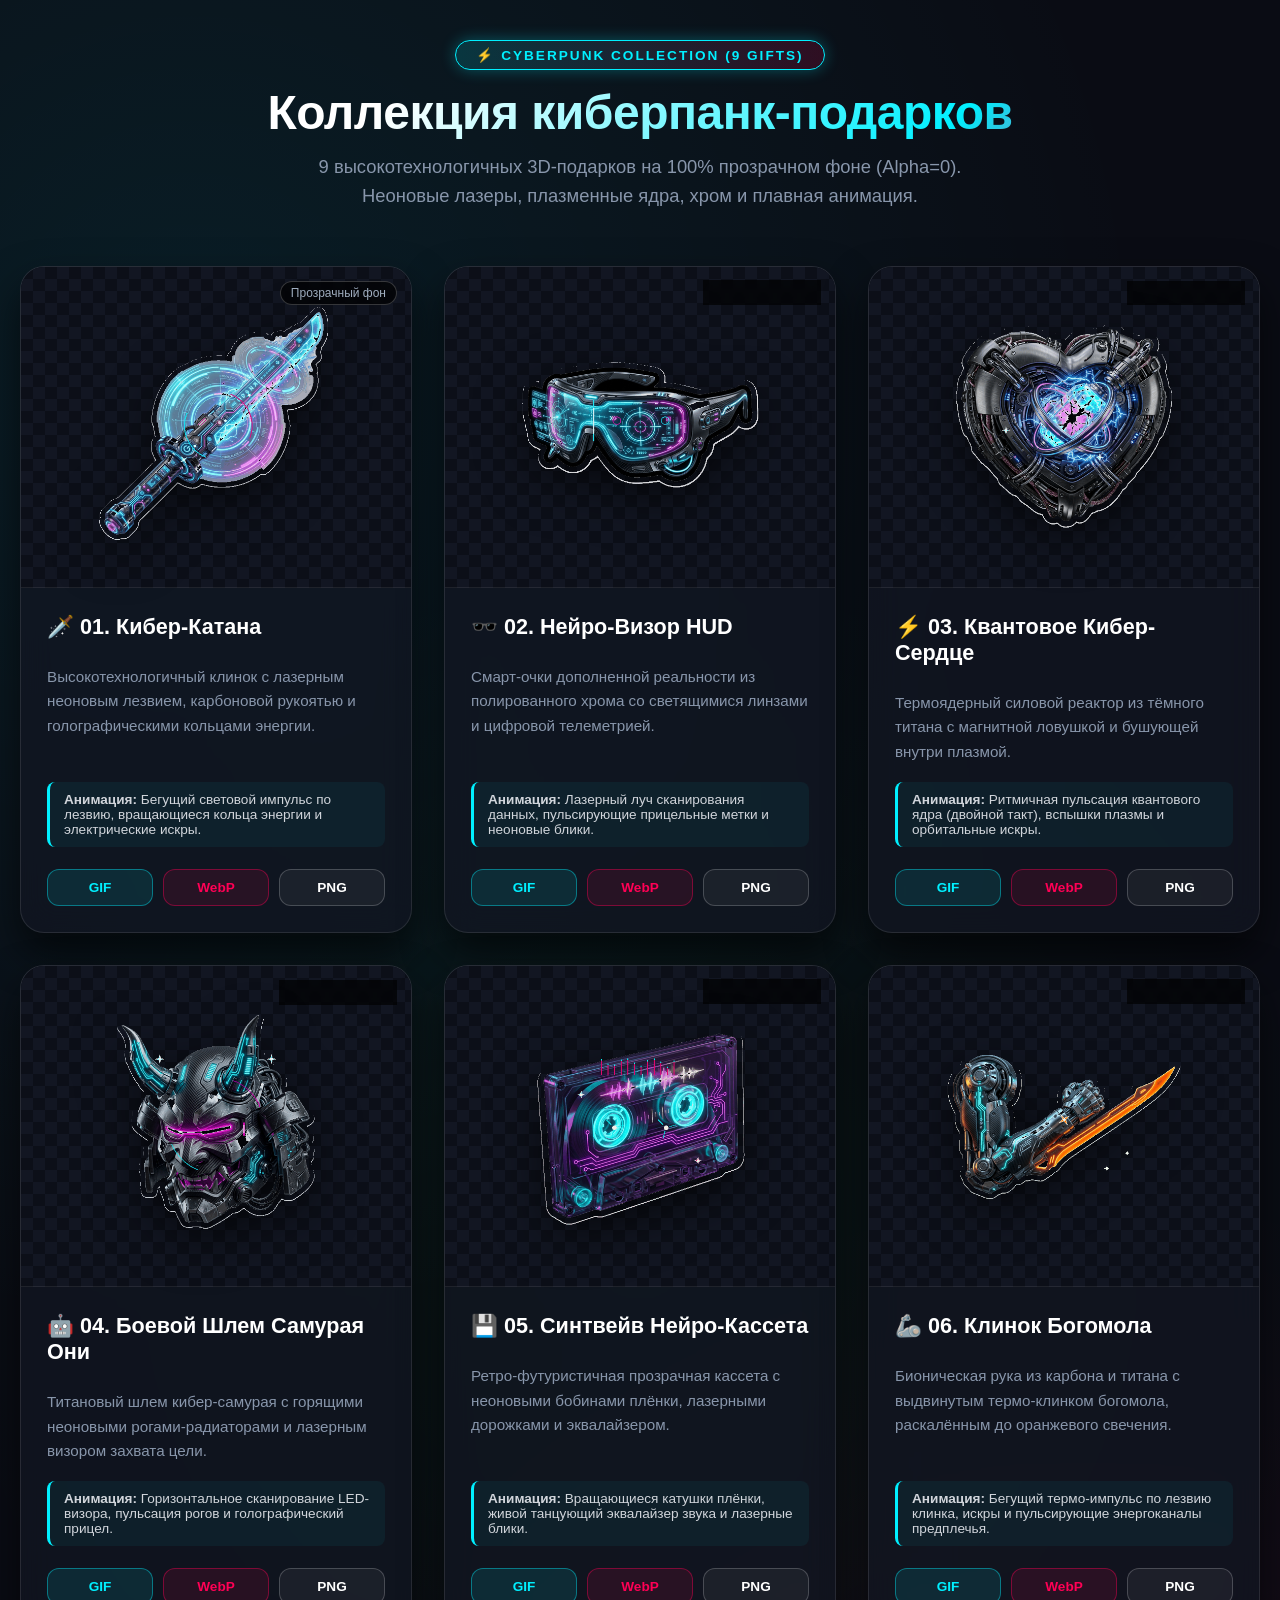
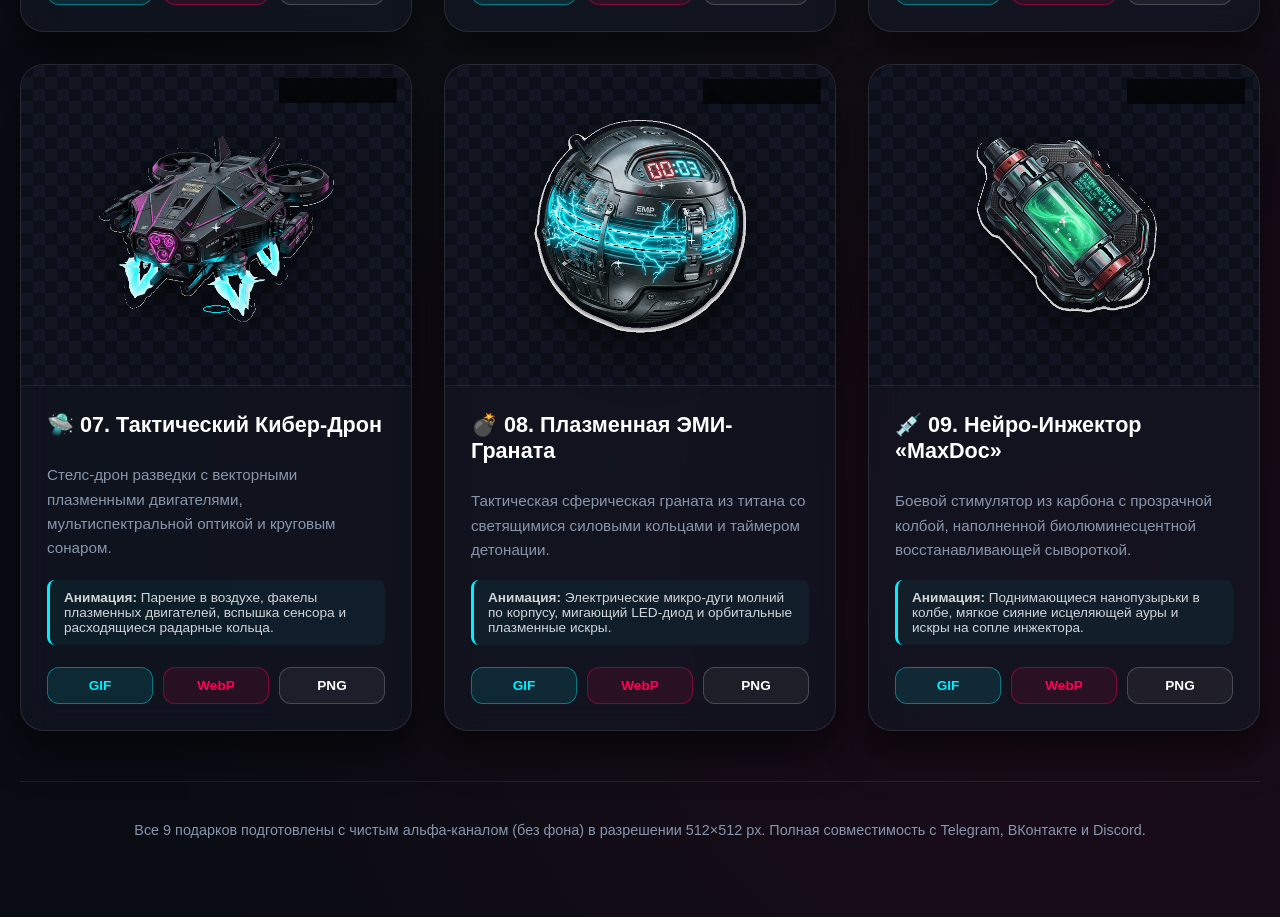
<file: web/gifts/index.html>
<!DOCTYPE html>
<html lang="ru">
<head>
    <meta charset="UTF-8">
    <meta name="viewport" content="width=device-width, initial-scale=1.0">
    <title>⚡ CYBERPUNK 2077 GIFTS — Коллекция из 9 прозрачных 3D-подарков</title>
    <style>
        :root {
            --bg-dark: #0a0c14;
            --card-bg: rgba(18, 22, 34, 0.75);
            --neon-cyan: #00f0ff;
            --neon-pink: #ff0055;
            --neon-green: #00ff66;
            --neon-orange: #ff7700;
            --text-main: #f0f4f8;
            --text-dim: #8896ab;
        }
        * { box-sizing: border-box; }
        body {
            background-color: var(--bg-dark);
            color: var(--text-main);
            font-family: -apple-system, BlinkMacSystemFont, 'Segoe UI', Roboto, Helvetica, Arial, sans-serif;
            margin: 0;
            padding: 40px 20px;
            background-image: 
                radial-gradient(circle at 15% 15%, rgba(0, 240, 255, 0.08) 0%, transparent 40%),
                radial-gradient(circle at 85% 85%, rgba(255, 0, 85, 0.08) 0%, transparent 40%),
                radial-gradient(circle at 50% 50%, rgba(0, 255, 102, 0.05) 0%, transparent 50%);
            min-height: 100vh;
        }
        .container {
            max-width: 1300px;
            margin: 0 auto;
        }
        header {
            text-align: center;
            margin-bottom: 55px;
        }
        .tag {
            display: inline-block;
            background: linear-gradient(90deg, rgba(0,240,255,0.15), rgba(255,0,85,0.15));
            border: 1px solid var(--neon-cyan);
            color: var(--neon-cyan);
            padding: 6px 20px;
            border-radius: 20px;
            font-size: 0.85rem;
            letter-spacing: 2px;
            font-weight: 600;
            text-transform: uppercase;
            margin-bottom: 15px;
            box-shadow: 0 0 15px rgba(0, 240, 255, 0.3);
        }
        h1 {
            font-size: 3rem;
            margin: 0 0 12px 0;
            letter-spacing: -0.5px;
            background: linear-gradient(135deg, #ffffff 30%, var(--neon-cyan) 75%, var(--neon-pink) 100%);
            -webkit-background-clip: text;
            -webkit-text-fill-color: transparent;
        }
        .subtitle {
            color: var(--text-dim);
            font-size: 1.15rem;
            max-width: 700px;
            margin: 0 auto;
            line-height: 1.6;
        }
        .grid {
            display: grid;
            grid-template-columns: repeat(auto-fit, minmax(350px, 1fr));
            gap: 32px;
            margin-bottom: 50px;
        }
        .card {
            background: var(--card-bg);
            backdrop-filter: blur(16px);
            border: 1px solid rgba(255, 255, 255, 0.1);
            border-radius: 24px;
            overflow: hidden;
            box-shadow: 0 20px 40px rgba(0, 0, 0, 0.6);
            transition: transform 0.3s ease, border-color 0.3s ease, box-shadow 0.3s ease;
            display: flex;
            flex-direction: column;
        }
        .card:hover {
            transform: translateY(-8px);
            border-color: rgba(0, 240, 255, 0.5);
            box-shadow: 0 24px 50px rgba(0, 240, 255, 0.22);
        }
        .card-media {
            padding: 28px;
            text-align: center;
            background: 
                linear-gradient(45deg, #121622 25%, transparent 25%), 
                linear-gradient(-45deg, #121622 25%, transparent 25%), 
                linear-gradient(45deg, transparent 75%, #121622 75%), 
                linear-gradient(-45deg, transparent 75%, #121622 75%);
            background-size: 24px 24px;
            background-position: 0 0, 0 12px, 12px -12px, -12px 0px;
            background-color: #0c0f18;
            border-bottom: 1px solid rgba(255, 255, 255, 0.08);
            position: relative;
        }
        .card-media img {
            width: 100%;
            max-width: 260px;
            height: auto;
            filter: drop-shadow(0 15px 25px rgba(0, 0, 0, 0.7));
            transition: transform 0.3s ease;
        }
        .card:hover .card-media img {
            transform: scale(1.04);
        }
        .transparency-badge {
            position: absolute;
            top: 14px;
            right: 14px;
            background: rgba(0, 0, 0, 0.65);
            border: 1px solid rgba(255, 255, 255, 0.2);
            color: #a0aec0;
            padding: 4px 10px;
            border-radius: 12px;
            font-size: 0.75rem;
            backdrop-filter: blur(4px);
        }
        .card-body {
            padding: 26px;
            flex: 1;
            display: flex;
            flex-direction: column;
        }
        .card-title {
            font-size: 1.35rem;
            margin: 0 0 10px 0;
            color: #ffffff;
            display: flex;
            align-items: center;
            gap: 10px;
        }
        .card-desc {
            font-size: 0.95rem;
            color: var(--text-dim);
            line-height: 1.6;
            margin-bottom: 18px;
            flex: 1;
        }
        .feature-box {
            background: rgba(0, 240, 255, 0.05);
            border-left: 3px solid var(--neon-cyan);
            border-radius: 8px;
            padding: 10px 14px;
            font-size: 0.85rem;
            color: #d1d5db;
            margin-bottom: 22px;
        }
        .downloads {
            display: flex;
            gap: 10px;
        }
        .btn {
            flex: 1;
            text-align: center;
            padding: 10px 12px;
            text-decoration: none;
            font-weight: 600;
            font-size: 0.85rem;
            border-radius: 12px;
            transition: all 0.2s ease;
        }
        .btn-gif {
            background: rgba(0, 240, 255, 0.1);
            color: var(--neon-cyan);
            border: 1px solid rgba(0, 240, 255, 0.4);
        }
        .btn-gif:hover {
            background: var(--neon-cyan);
            color: #000;
            box-shadow: 0 0 15px var(--neon-cyan);
        }
        .btn-webp {
            background: rgba(255, 0, 85, 0.1);
            color: var(--neon-pink);
            border: 1px solid rgba(255, 0, 85, 0.4);
        }
        .btn-webp:hover {
            background: var(--neon-pink);
            color: #fff;
            box-shadow: 0 0 15px var(--neon-pink);
        }
        .btn-png {
            background: rgba(255, 255, 255, 0.05);
            color: #fff;
            border: 1px solid rgba(255, 255, 255, 0.2);
        }
        .btn-png:hover {
            background: #fff;
            color: #000;
            box-shadow: 0 0 15px #fff;
        }
        footer {
            text-align: center;
            font-size: 0.9rem;
            color: var(--text-dim);
            padding: 25px 0;
            border-top: 1px solid rgba(255, 255, 255, 0.08);
        }
    </style>
</head>
<body>
    <div class="container">
        <header>
            <div class="tag">⚡ CYBERPUNK COLLECTION (9 GIFTS)</div>
            <h1>Коллекция киберпанк-подарков</h1>
            <p class="subtitle">9 высокотехнологичных 3D-подарков на 100% прозрачном фоне (Alpha=0). Неоновые лазеры, плазменные ядра, хром и плавная анимация.</p>
        </header>

        <div class="grid">
            <!-- 1: Katana -->
            <div class="card">
                <div class="card-media">
                    <span class="transparency-badge">Прозрачный фон</span>
                    <img src="01_Кибер_Катана.gif" alt="Кибер-Катана">
                </div>
                <div class="card-body">
                    <h3 class="card-title">🗡️ 01. Кибер-Катана</h3>
                    <p class="card-desc">Высокотехнологичный клинок с лазерным неоновым лезвием, карбоновой рукоятью и голографическими кольцами энергии.</p>
                    <div class="feature-box">
                        <strong>Анимация:</strong> Бегущий световой импульс по лезвию, вращающиеся кольца энергии и электрические искры.
                    </div>
                    <div class="downloads">
                        <a href="01_Кибер_Катана.gif" download class="btn btn-gif">GIF</a>
                        <a href="01_Кибер_Катана.webp" download class="btn btn-webp">WebP</a>
                        <a href="01_Кибер_Катана.png" download class="btn btn-png">PNG</a>
                    </div>
                </div>
            </div>

            <!-- 2: Visor -->
            <div class="card">
                <div class="card-media">
                    <span class="transparency-badge">Прозрачный фон</span>
                    <img src="02_Нейро_Визор.gif" alt="Нейро-Визор">
                </div>
                <div class="card-body">
                    <h3 class="card-title">🕶️ 02. Нейро-Визор HUD</h3>
                    <p class="card-desc">Смарт-очки дополненной реальности из полированного хрома со светящимися линзами и цифровой телеметрией.</p>
                    <div class="feature-box">
                        <strong>Анимация:</strong> Лазерный луч сканирования данных, пульсирующие прицельные метки и неоновые блики.
                    </div>
                    <div class="downloads">
                        <a href="02_Нейро_Визор.gif" download class="btn btn-gif">GIF</a>
                        <a href="02_Нейро_Визор.webp" download class="btn btn-webp">WebP</a>
                        <a href="02_Нейро_Визор.png" download class="btn btn-png">PNG</a>
                    </div>
                </div>
            </div>

            <!-- 3: Quantum Heart -->
            <div class="card">
                <div class="card-media">
                    <span class="transparency-badge">Прозрачный фон</span>
                    <img src="03_Квантовое_Сердце.gif" alt="Квантовое Сердце">
                </div>
                <div class="card-body">
                    <h3 class="card-title">⚡ 03. Квантовое Кибер-Сердце</h3>
                    <p class="card-desc">Термоядерный силовой реактор из тёмного титана с магнитной ловушкой и бушующей внутри плазмой.</p>
                    <div class="feature-box">
                        <strong>Анимация:</strong> Ритмичная пульсация квантового ядра (двойной такт), вспышки плазмы и орбитальные искры.
                    </div>
                    <div class="downloads">
                        <a href="03_Квантовое_Сердце.gif" download class="btn btn-gif">GIF</a>
                        <a href="03_Квантовое_Сердце.webp" download class="btn btn-webp">WebP</a>
                        <a href="03_Квантовое_Сердце.png" download class="btn btn-png">PNG</a>
                    </div>
                </div>
            </div>

            <!-- 4: Oni Helmet -->
            <div class="card">
                <div class="card-media">
                    <span class="transparency-badge">Прозрачный фон</span>
                    <img src="04_Шлем_Самурая.gif" alt="Шлем Самурая">
                </div>
                <div class="card-body">
                    <h3 class="card-title">🤖 04. Боевой Шлем Самурая Они</h3>
                    <p class="card-desc">Титановый шлем кибер-самурая с горящими неоновыми рогами-радиаторами и лазерным визором захвата цели.</p>
                    <div class="feature-box">
                        <strong>Анимация:</strong> Горизонтальное сканирование LED-визора, пульсация рогов и голографический прицел.
                    </div>
                    <div class="downloads">
                        <a href="04_Шлем_Самурая.gif" download class="btn btn-gif">GIF</a>
                        <a href="04_Шлем_Самурая.webp" download class="btn btn-webp">WebP</a>
                        <a href="04_Шлем_Самурая.png" download class="btn btn-png">PNG</a>
                    </div>
                </div>
            </div>

            <!-- 5: Synth Cassette -->
            <div class="card">
                <div class="card-media">
                    <span class="transparency-badge">Прозрачный фон</span>
                    <img src="05_Синтвейв_Кассета.gif" alt="Синтвейв Кассета">
                </div>
                <div class="card-body">
                    <h3 class="card-title">💾 05. Синтвейв Нейро-Кассета</h3>
                    <p class="card-desc">Ретро-футуристичная прозрачная кассета с неоновыми бобинами плёнки, лазерными дорожками и эквалайзером.</p>
                    <div class="feature-box">
                        <strong>Анимация:</strong> Вращающиеся катушки плёнки, живой танцующий эквалайзер звука и лазерные блики.
                    </div>
                    <div class="downloads">
                        <a href="05_Синтвейв_Кассета.gif" download class="btn btn-gif">GIF</a>
                        <a href="05_Синтвейв_Кассета.webp" download class="btn btn-webp">WebP</a>
                        <a href="05_Синтвейв_Кассета.png" download class="btn btn-png">PNG</a>
                    </div>
                </div>
            </div>

            <!-- 6: Mantis Arm -->
            <div class="card">
                <div class="card-media">
                    <span class="transparency-badge">Прозрачный фон</span>
                    <img src="06_Клинок_Богомола.gif" alt="Клинок Богомола">
                </div>
                <div class="card-body">
                    <h3 class="card-title">🦾 06. Клинок Богомола</h3>
                    <p class="card-desc">Бионическая рука из карбона и титана с выдвинутым термо-клинком богомола, раскалённым до оранжевого свечения.</p>
                    <div class="feature-box">
                        <strong>Анимация:</strong> Бегущий термо-импульс по лезвию клинка, искры и пульсирующие энергоканалы предплечья.
                    </div>
                    <div class="downloads">
                        <a href="06_Клинок_Богомола.gif" download class="btn btn-gif">GIF</a>
                        <a href="06_Клинок_Богомола.webp" download class="btn btn-webp">WebP</a>
                        <a href="06_Клинок_Богомола.png" download class="btn btn-png">PNG</a>
                    </div>
                </div>
            </div>

            <!-- 7: Cyber Drone -->
            <div class="card">
                <div class="card-media">
                    <span class="transparency-badge">Прозрачный фон</span>
                    <img src="07_Кибер_Дрон.gif" alt="Кибер-Дрон">
                </div>
                <div class="card-body">
                    <h3 class="card-title">🛸 07. Тактический Кибер-Дрон</h3>
                    <p class="card-desc">Стелс-дрон разведки с векторными плазменными двигателями, мультиспектральной оптикой и круговым сонаром.</p>
                    <div class="feature-box">
                        <strong>Анимация:</strong> Парение в воздухе, факелы плазменных двигателей, вспышка сенсора и расходящиеся радарные кольца.
                    </div>
                    <div class="downloads">
                        <a href="07_Кибер_Дрон.gif" download class="btn btn-gif">GIF</a>
                        <a href="07_Кибер_Дрон.webp" download class="btn btn-webp">WebP</a>
                        <a href="07_Кибер_Дрон.png" download class="btn btn-png">PNG</a>
                    </div>
                </div>
            </div>

            <!-- 8: EMP Grenade -->
            <div class="card">
                <div class="card-media">
                    <span class="transparency-badge">Прозрачный фон</span>
                    <img src="08_ЭМИ_Граната.gif" alt="ЭМИ-Граната">
                </div>
                <div class="card-body">
                    <h3 class="card-title">💣 08. Плазменная ЭМИ-Граната</h3>
                    <p class="card-desc">Тактическая сферическая граната из титана со светящимися силовыми кольцами и таймером детонации.</p>
                    <div class="feature-box">
                        <strong>Анимация:</strong> Электрические микро-дуги молний по корпусу, мигающий LED-диод и орбитальные плазменные искры.
                    </div>
                    <div class="downloads">
                        <a href="08_ЭМИ_Граната.gif" download class="btn btn-gif">GIF</a>
                        <a href="08_ЭМИ_Граната.webp" download class="btn btn-webp">WebP</a>
                        <a href="08_ЭМИ_Граната.png" download class="btn btn-png">PNG</a>
                    </div>
                </div>
            </div>

            <!-- 9: Combat Stim -->
            <div class="card">
                <div class="card-media">
                    <span class="transparency-badge">Прозрачный фон</span>
                    <img src="09_Нейро_Инжектор.gif" alt="Нейро-Инжектор">
                </div>
                <div class="card-body">
                    <h3 class="card-title">💉 09. Нейро-Инжектор «MaxDoc»</h3>
                    <p class="card-desc">Боевой стимулятор из карбона с прозрачной колбой, наполненной биолюминесцентной восстанавливающей сывороткой.</p>
                    <div class="feature-box">
                        <strong>Анимация:</strong> Поднимающиеся нанопузырьки в колбе, мягкое сияние исцеляющей ауры и искры на сопле инжектора.
                    </div>
                    <div class="downloads">
                        <a href="09_Нейро_Инжектор.gif" download class="btn btn-gif">GIF</a>
                        <a href="09_Нейро_Инжектор.webp" download class="btn btn-webp">WebP</a>
                        <a href="09_Нейро_Инжектор.png" download class="btn btn-png">PNG</a>
                    </div>
                </div>
            </div>
        </div>

        <footer>
            <p>Все 9 подарков подготовлены с чистым альфа-каналом (без фона) в разрешении 512×512 px. Полная совместимость с Telegram, ВКонтакте и Discord.</p>
        </footer>
    </div>
</body>
</html>
</file>
